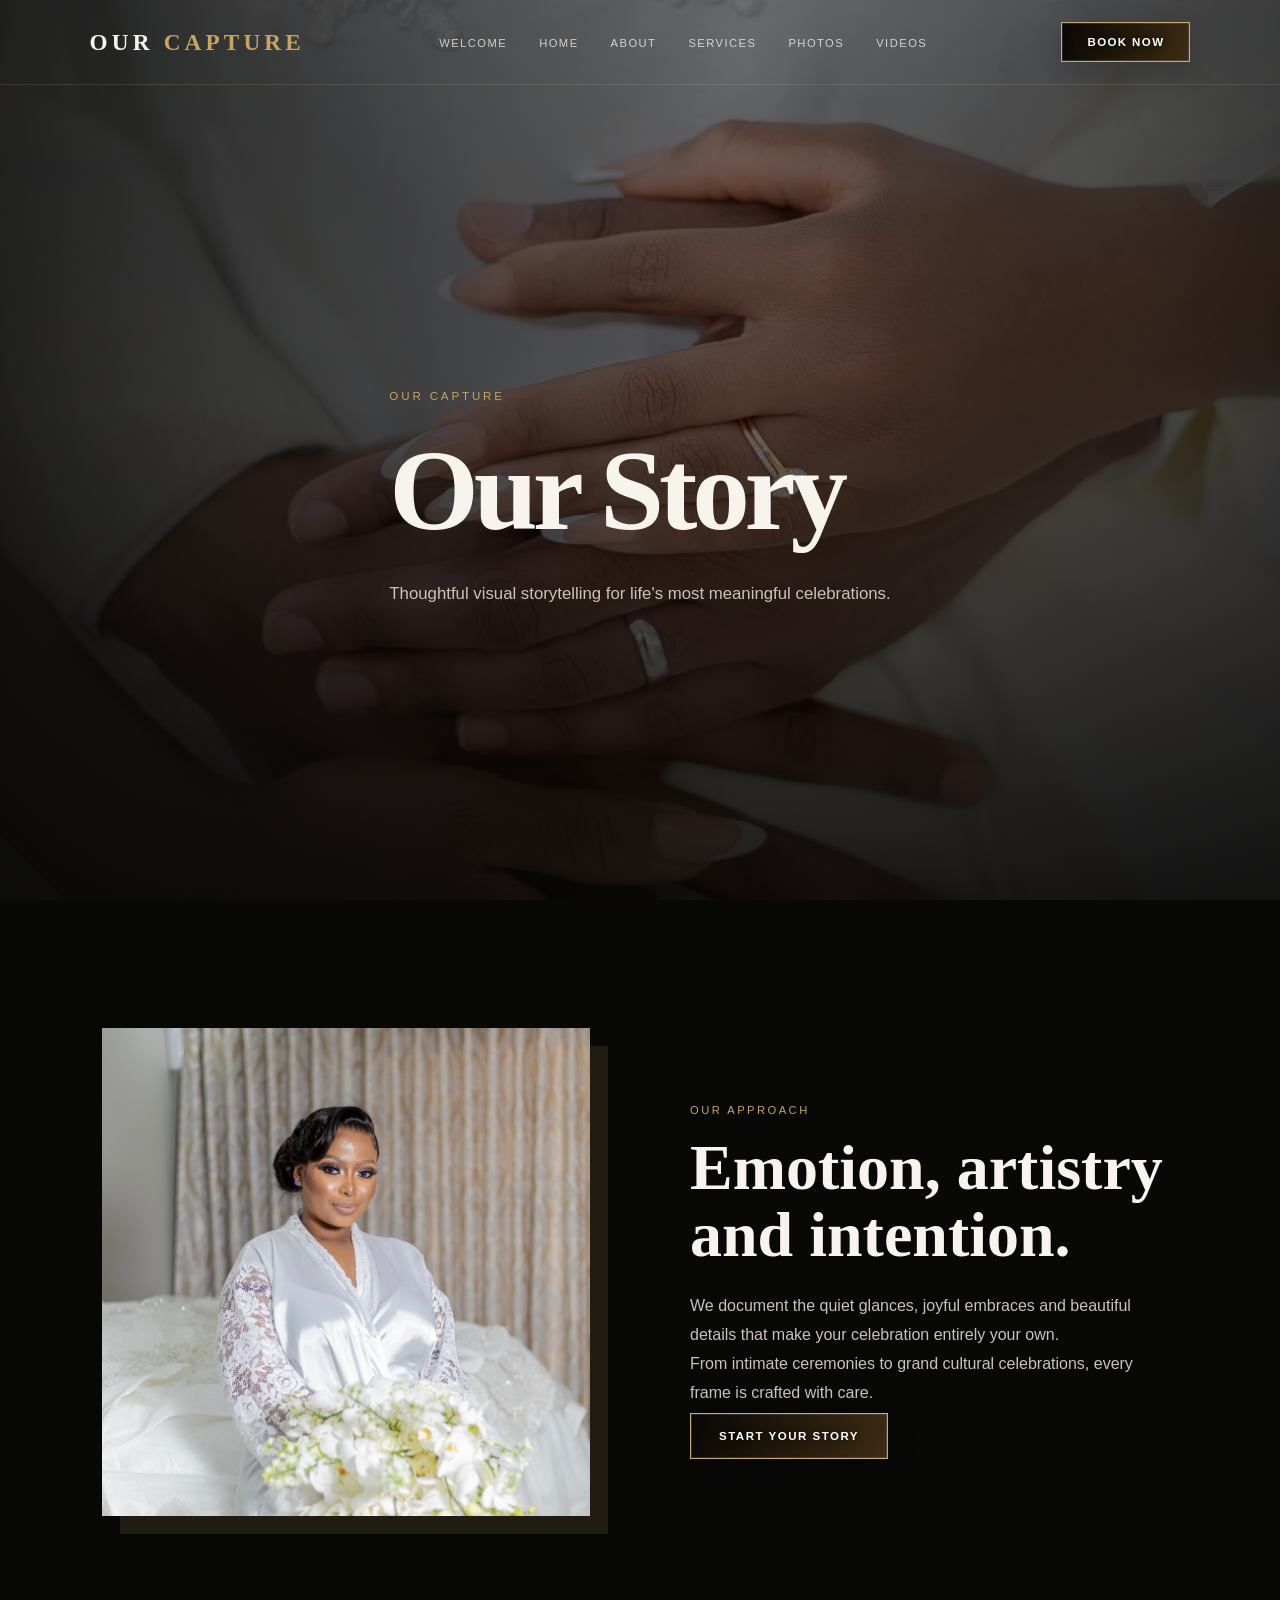
<file: about.html>
<!doctype html>
<html lang="en">
<head>
    <meta charset="utf-8">
    <meta name="viewport" content="width=device-width, initial-scale=1">
    <link rel="stylesheet" href="assets/css/style.css">
    <title>About | Our Capture</title>
</head>
<body class="inner-page about-page">
    <header class="header">
        <nav class="navbar">
            <a href="index.html" class="logo">OUR <span>CAPTURE</span></a>
            <ul class="nav-menu">
                <li><a href="welcome.html">Welcome</a></li>
                <li><a href="index.html">Home</a></li>
                <li><a href="about.html">About</a></li>
                <li><a href="services.html">Services</a></li>
                <li><a href="portfolio.html">Photos</a></li>
                <li><a href="films.html">Videos</a></li>
            </ul>
            <a href="contact.html" class="nav-btn">Book Now</a>
        </nav>
    </header>
    <main class="page-intro">
        <p>OUR CAPTURE</p>
        <h1>Our Story</h1>
        <span>Thoughtful visual storytelling for life's most meaningful celebrations.</span>
    </main>
    <section class="page-content split">
        <img loading="lazy" src="assets/images/white weddings/wdding-28.JPG" alt="Our Capture wedding photography">
        <div>
            <p class="eyebrow">OUR APPROACH</p>
            <h2>Emotion, artistry and intention.</h2>
            <p>We document the quiet glances, joyful embraces and beautiful details that make your celebration entirely your own.</p>
            <p>From intimate ceremonies to grand cultural celebrations, every frame is crafted with care.</p><br>
            <a class="primary-btn" href="contact.html">Start Your Story</a>
        </div>
    </section>
</body>
</html>
</file>
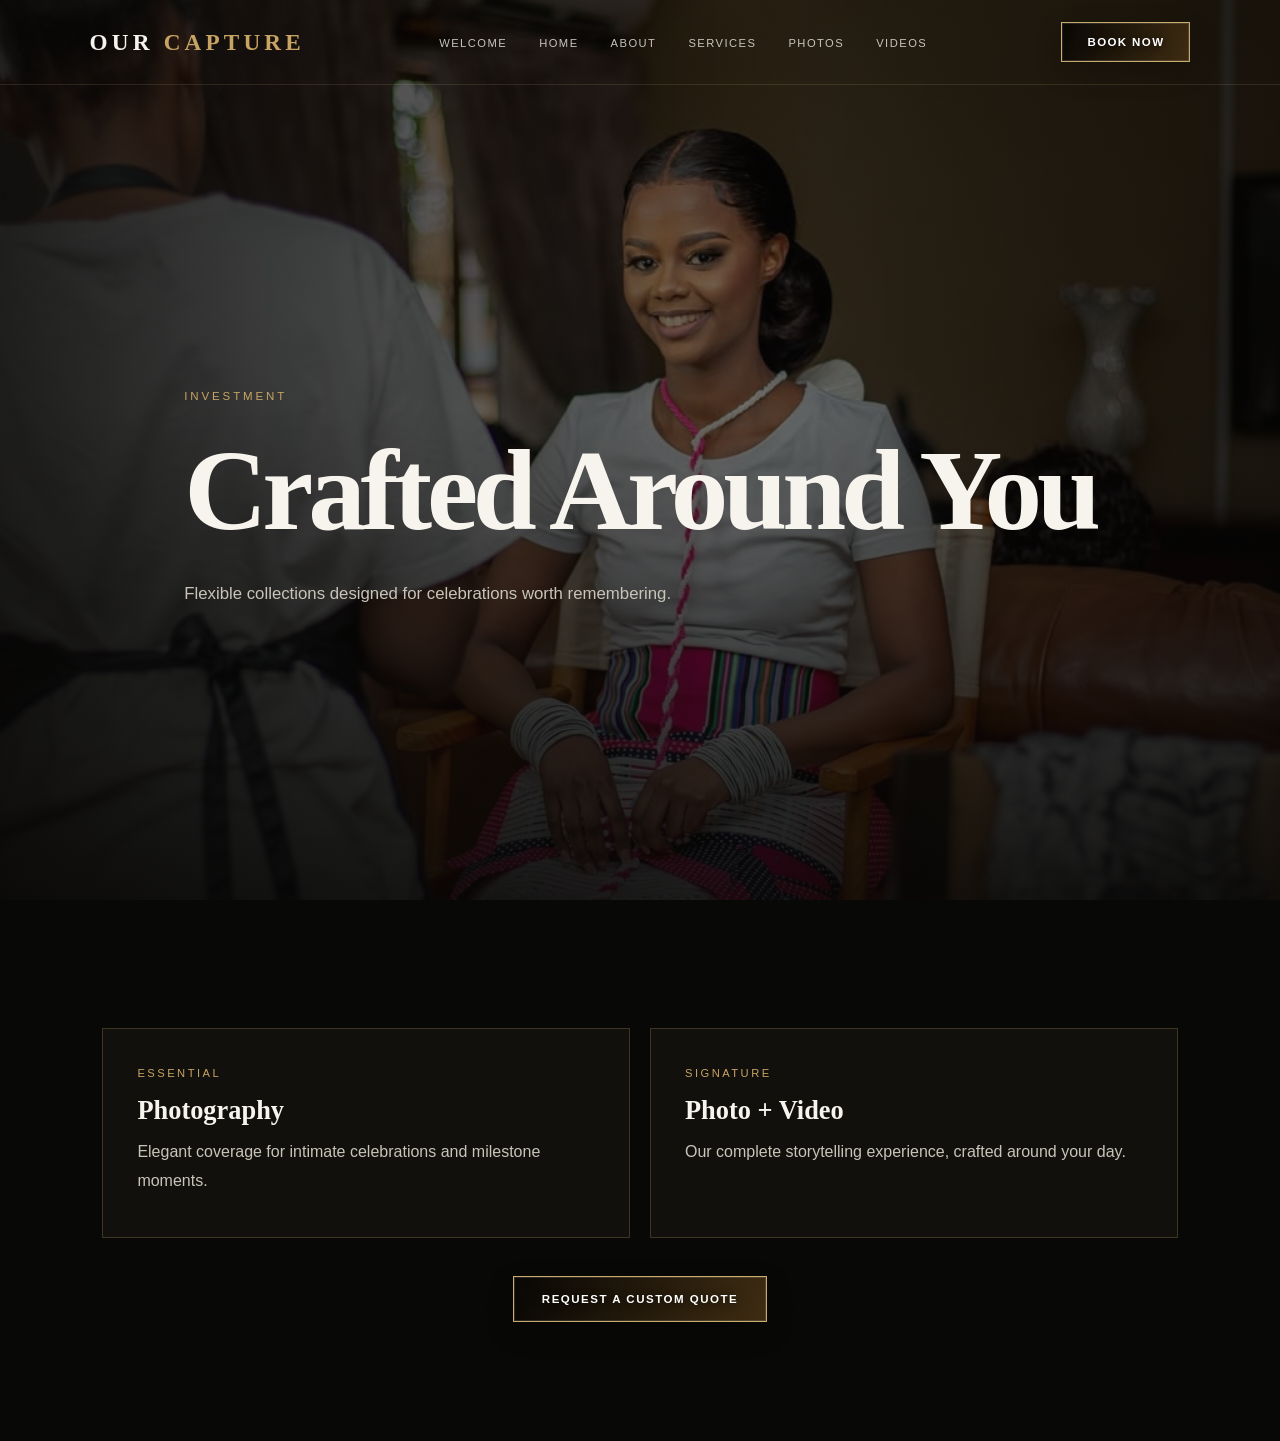
<file: pricing.html>
<!doctype html>
<html lang="en">
<head>
    <meta charset="utf-8">
    <meta name="viewport" content="width=device-width, initial-scale=1">
    <link rel="stylesheet" href="assets/css/style.css">
    <title>Pricing | Our Capture</title>
</head>
<body class="inner-page pricing-page">
    <header class="header">
        <nav class="navbar">
            <a href="index.html" class="logo">OUR <span>CAPTURE</span></a>
            <ul class="nav-menu">
                <li><a href="welcome.html">Welcome</a></li>
                <li><a href="index.html">Home</a></li>
                <li><a href="about.html">About</a></li>
                <li><a href="services.html">Services</a></li>
                <li><a href="portfolio.html">Photos</a></li>
                <li><a href="films.html">Videos</a></li>
                
            </ul>
            <a href="contact.html" class="nav-btn">Book Now</a>
        </nav>
    </header>
    <main class="page-intro">
        <p>INVESTMENT</p>
        <h1>Crafted Around You</h1>
        <span>Flexible collections designed for celebrations worth remembering.</span>
    </main>
    <section class="page-content">
        <div class="info-grid">
            <article class="pricing-card">
                <p class="eyebrow">ESSENTIAL</p>
                <h3>Photography</h3>
                <p>Elegant coverage for intimate celebrations and milestone moments.</p>
            </article>
            <article class="pricing-card">
                <p class="eyebrow">SIGNATURE</p>
                <h3>Photo + Video</h3>
                <p>Our complete storytelling experience, crafted around your day.</p>
            </article>
        </div>
        <p class="center">
            <a class="primary-btn" href="contact.html">Request a Custom Quote</a>
        </p>
    </section>
</body>
</html>
</file>
<file: assets/css/style.css>
/* ===========================
   RESET
=========================== */

*{
    margin:0;
    padding:0;
    box-sizing:border-box;
}

html{
    scroll-behavior:smooth;
}

body{
    font-family:'Montserrat',sans-serif;
    background:#050505;
    color:#fff;
    overflow-x:hidden;
}

/* ===========================
   NAVBAR
=========================== */

.navbar{

position:fixed;
top:0;
left:0;
width:100%;

display:flex;
justify-content:space-between;
align-items:center;

padding:25px 8%;

z-index:1000;

background:rgba(0,0,0,.35);

backdrop-filter:blur(18px);

transition:.4s;

}

.logo{

font-size:28px;

font-family:'Playfair Display',serif;

font-weight:700;

letter-spacing:2px;

color:#D4AF37;

}

.nav-links{

display:flex;

list-style:none;

gap:35px;

}

.nav-links a{

color:white;

text-decoration:none;

font-size:14px;

font-weight:500;

transition:.3s;

}

.nav-links a:hover{

color:#D4AF37;

}

.book-btn{

padding:14px 28px;

background:#D4AF37;

color:#000;

font-weight:700;

text-decoration:none;

border-radius:40px;

transition:.3s;

}

.book-btn:hover{

transform:translateY(-3px);

}

/* ===========================
   HERO
=========================== */

.hero{

position:relative;

width:100%;

height:100vh;

display:flex;

justify-content:center;

align-items:center;

overflow:hidden;

}

.hero-video{

position:absolute;

top:0;
left:0;

width:100%;
height:100%;

object-fit:cover;

animation:zoomVideo 18s ease-in-out infinite alternate;

z-index:-2;

}

.overlay{

position:absolute;

top:0;
left:0;

width:100%;
height:100%;

background:linear-gradient(

180deg,

rgba(0,0,0,.65),

rgba(0,0,0,.35),

rgba(0,0,0,.80)

);

z-index:-1;

}

.hero-content{

text-align:center;

width:90%;

max-width:900px;

}

.hero-content h3,
.hero-content h4{

font-size:18px;

font-weight:500;

letter-spacing:5px;

text-transform:uppercase;

color:#D4AF37;

margin-bottom:20px;

}

.hero-content h1{

font-family:'Playfair Display',serif;

font-size:clamp(3rem,8vw,6.5rem);

line-height:1.05;

margin-bottom:25px;

}

.hero-content p{

font-size:20px;

font-weight:300;

line-height:1.8;

color:#ddd;

margin-bottom:45px;

}

.hero-buttons{

display:flex;

justify-content:center;

gap:20px;

flex-wrap:wrap;

}

.primary-btn{

padding:18px 42px;

background:#D4AF37;

color:#000;

font-weight:700;

text-decoration:none;

border-radius:50px;

transition:.3s;

}

.primary-btn:hover{

transform:translateY(-5px);

box-shadow:0 15px 40px rgba(212,175,55,.4);

}

.secondary-btn{

padding:18px 42px;

border:1px solid rgba(255,255,255,.4);

border-radius:50px;

text-decoration:none;

color:white;

transition:.3s;

}

.secondary-btn:hover{

background:white;

color:black;

}

/* ===========================
   VIDEO ZOOM
=========================== */

@keyframes zoomVideo{

from{

transform:scale(1);

}

to{

transform:scale(1.08);

}

}

/* ===========================
   RESPONSIVE
=========================== */

@media(max-width:900px){

.nav-links{

display:none;

}

.book-btn{

display:none;

}

.hero-content h1{

font-size:3.2rem;

}

.hero-content p{

font-size:17px;

}

}

@media(max-width:600px){

.hero-buttons{

flex-direction:column;

}

.primary-btn,
.secondary-btn{

width:100%;

text-align:center;

}

}
/* ===========================
ABOUT
=========================== */

.about{

padding:120px 8%;

display:grid;

grid-template-columns:1fr 1fr;

gap:80px;

align-items:center;

background:#080808;

}

.about-image{

overflow:hidden;

border-radius:25px;

}

.about-image img{

width:100%;

display:block;

transition:1s;

}

.about-image:hover img{

transform:scale(1.08);

}

.about-content span{

color:#D4AF37;

letter-spacing:4px;

font-size:14px;

font-weight:600;

}

.about-content h2{

font-family:'Playfair Display',serif;

font-size:3rem;

margin:20px 0;

line-height:1.2;

}

.about-content p{

font-size:17px;

line-height:1.9;

color:#cccccc;

margin-bottom:20px;

}

.features{

display:grid;

grid-template-columns:1fr 1fr;

gap:18px;

margin:40px 0;

}

.features div{

background:#111;

padding:18px;

border-radius:12px;

transition:.3s;

}

.features div:hover{

background:#D4AF37;

color:black;

transform:translateY(-5px);

}

@media(max-width:900px){

.about{

grid-template-columns:1fr;

}

.features{

grid-template-columns:1fr;

}

.about-content h2{

font-size:2.3rem;

}

}
/* ===========================
SERVICES
=========================== */

.services{

padding:120px 8%;

background:#050505;

}

.section-heading{

text-align:center;

max-width:750px;

margin:auto auto 70px;

}

.section-heading span{

color:#D4AF37;

letter-spacing:4px;

font-size:14px;

font-weight:600;

}

.section-heading h2{

font-family:'Playfair Display',serif;

font-size:3rem;

margin:20px 0;

}

.section-heading p{

color:#bdbdbd;

line-height:1.8;

}

.services-grid{

display:grid;

grid-template-columns:repeat(auto-fit,minmax(300px,1fr));

gap:30px;

}

.service-card{

background:#111;

padding:45px 35px;

border-radius:25px;

text-align:center;

transition:.4s;

border:1px solid rgba(212,175,55,.1);

}

.service-card:hover{

transform:translateY(-12px);

border-color:#D4AF37;

box-shadow:0 20px 60px rgba(212,175,55,.15);

}

.service-icon{

font-size:50px;

margin-bottom:25px;

}

.service-card h3{

font-family:'Playfair Display',serif;

font-size:28px;

margin-bottom:18px;

}

.service-card p{

color:#cccccc;

line-height:1.8;

}
/* ===========================
PORTFOLIO
=========================== */

.portfolio{

padding:120px 8%;

background:#080808;

}

.gallery{

display:grid;

grid-template-columns:repeat(auto-fit,minmax(320px,1fr));

gap:25px;

}

.gallery-item{

position:relative;

overflow:hidden;

border-radius:25px;

cursor:pointer;

height:420px;

}

.gallery-item img{

width:100%;

height:100%;

object-fit:cover;

transition:1s;

}

.gallery-item:hover img{

transform:scale(1.12);

}

.gallery-overlay{

position:absolute;

left:0;

bottom:0;

width:100%;

padding:35px;

background:linear-gradient(

transparent,

rgba(0,0,0,.95)

);

transform:translateY(100%);

transition:.5s;

}

.gallery-item:hover .gallery-overlay{

transform:translateY(0);

}

.gallery-overlay h3{

font-family:'Playfair Display',serif;

font-size:30px;

margin-bottom:8px;

}

.gallery-overlay p{

color:#D4AF37;

letter-spacing:2px;

font-size:14px;

}

.highlight-services{
    background:#D4AF37;
    color:#000;
    text-align:center;
    padding:25px 10%;
}

.highlight-services h2{
    font-family:'Playfair Display',serif;
    font-size:2rem;
    margin-bottom:10px;
}

.highlight-services p{
    font-size:16px;
    font-weight:600;
    letter-spacing:1px;
}

.header{
    position:fixed;
    top:0;
    left:0;
    width:100%;
    padding:30px 8%;
    z-index:9999;
    transition:.4s;
}

.header.scrolled,
.navbar.scrolled{
    background:rgba(0,0,0,.92);
    backdrop-filter:blur(20px);
    box-shadow:0 10px 30px rgba(0,0,0,.4);
}

.navbar{
    position:static;
    width:auto;
    padding:0;
    z-index:auto;
    background:transparent;
    backdrop-filter:none;
    display:flex;
    justify-content:space-between;
    align-items:center;
}

.logo{
    font-family:'Playfair Display',serif;
    font-size:2rem;
    font-weight:700;
    letter-spacing:3px;
    color:white;
    text-decoration:none;
}

.logo span{
    color:#D4AF37;
}

.nav-menu{
    display:flex;
    gap:40px;
    list-style:none;
}

.nav-menu a{
    color:white;
    text-decoration:none;
    font-size:15px;
    transition:.3s;
    position:relative;
}

.nav-menu a::after{
    content:"";
    position:absolute;
    left:0;
    bottom:-8px;
    width:0;
    height:2px;
    background:#D4AF37;
    transition:.4s;
}

.nav-menu a:hover::after{
    width:100%;
}

.nav-btn{
    padding:15px 35px;
    border-radius:40px;
    background:#D4AF37;
    text-decoration:none;
    color:black;
    font-weight:700;
    transition:.4s;
}

.nav-btn:hover{
    transform:translateY(-4px);
    box-shadow:0 15px 40px rgba(212,175,55,.4);
}

.stats{
    padding:80px 8%;
    display:grid;
    grid-template-columns:repeat(4,1fr);
    background:#090909;
    text-align:center;
}

.stat h2{
    font-size:4rem;
    color:#D4AF37;
    font-family:'Playfair Display',serif;
}

.stat p{
    margin-top:15px;
    letter-spacing:2px;
    text-transform:uppercase;
    font-size:13px;
}

.booth,
.films,
.testimonials,
.booking,
.instagram{
    padding:120px 8%;
    background:#050505;
}

.booth-container,
.testimonial-grid{
    display:grid;
    grid-template-columns:repeat(auto-fit,minmax(280px,1fr));
    gap:30px;
    margin-top:60px;
}

.booth-card,
.testimonial{
    background:#111;
    padding:40px;
    border-radius:20px;
    transition:.4s;
    border:1px solid rgba(212,175,55,.2);
}

.booth-card:hover,
.testimonial:hover{
    transform:translateY(-10px);
    border-color:#D4AF37;
}

.booking form{
    display:grid;
    gap:20px;
    max-width:700px;
    margin:auto;
}

.booking input,
.booking textarea,
.booking select{
    padding:18px;
    background:#111;
    border:1px solid #333;
    color:#fff;
    border-radius:10px;
}

.booking button{
    padding:18px;
    background:#D4AF37;
    border:none;
    font-weight:bold;
    cursor:pointer;
    border-radius:50px;
}

.instagram{
    text-align:center;
}

.instagram a{
    display:inline-block;
    margin-top:20px;
    padding:15px 35px;
    background:#D4AF37;
    color:#000;
    text-decoration:none;
    border-radius:50px;
    font-weight:bold;
}

footer{
    background:#000;
    padding:60px 8%;
    text-align:center;
}

.footer-logo{
    font-size:2rem;
    font-family:'Playfair Display',serif;
    margin-bottom:20px;
}

.footer-logo span{
    color:#D4AF37;
}

.footer-links{
    margin:30px 0;
    display:flex;
    justify-content:center;
    gap:30px;
    flex-wrap:wrap;
}

.footer-links a{
    color:white;
    text-decoration:none;
}

.whatsapp{
    position:fixed;
    bottom:30px;
    right:30px;
    width:65px;
    height:65px;
    border-radius:50%;
    background:#25D366;
    display:flex;
    justify-content:center;
    align-items:center;
    font-size:32px;
    text-decoration:none;
    color:white;
    box-shadow:0 10px 30px rgba(0,0,0,.3);
    z-index:9999;
    transition:.3s;
}

.whatsapp:hover{
    transform:scale(1.1);
}

/* Refined luxury visual system */
:root{--ink:#080807;--surface:#12110e;--gold:#c8a463;--gold-light:#f0d9a2;--muted:#c9c4b8;}
body{background:var(--ink);color:#f7f4ee;}
.header{padding:22px 7%;border-bottom:1px solid rgba(240,217,162,.12);}
.header.scrolled{background:rgba(8,8,7,.9);box-shadow:0 14px 45px rgba(0,0,0,.28);}
.navbar{max-width:1440px;margin:0 auto;}
.logo{font-size:1.45rem;letter-spacing:.18em;color:#f7f4ee;}
.logo span{color:var(--gold);}
.nav-menu{gap:clamp(16px,2.5vw,38px);}
.nav-menu a{font-size:.7rem;letter-spacing:.13em;text-transform:uppercase;color:rgba(247,244,238,.78);}
.nav-btn{padding:13px 25px;background:transparent;border:1px solid var(--gold);border-radius:0;color:var(--gold-light);font-size:.72rem;letter-spacing:.12em;text-transform:uppercase;}
.nav-btn:hover{background:var(--gold);color:var(--ink);box-shadow:none;}
.hero{min-height:780px;height:100svh;isolation:isolate;background:#0b0906 center/cover no-repeat url("../images/white weddings/wedding-30.jpg");}
.hero::after{content:"";position:absolute;inset:0;z-index:-1;background:radial-gradient(circle at 50% 35%,transparent 0,rgba(0,0,0,.18) 38%,rgba(0,0,0,.8) 100%);}
.hero-content{max-width:1000px;padding-top:80px;}
.hero-content h3,.hero-content h4{font-size:.73rem;letter-spacing:.28em;color:var(--gold-light);}
.hero-content h1{font-weight:600;letter-spacing:-.035em;text-shadow:0 8px 28px rgba(0,0,0,.35);}
.hero-content p{max-width:650px;margin-left:auto;margin-right:auto;font-size:1rem;color:rgba(247,244,238,.82);}
.primary-btn,.secondary-btn{border-radius:0;padding:16px 28px;font-size:.72rem;letter-spacing:.13em;text-transform:uppercase;}
.primary-btn{background:var(--gold);}
.secondary-btn{border-color:rgba(247,244,238,.7);}
.about{padding:clamp(90px,12vw,170px) 8%;gap:clamp(40px,8vw,120px);background:linear-gradient(135deg,#0d0c0a 0%,#12100c 100%);}
.about-image{border-radius:0;box-shadow:22px 22px 0 rgba(200,164,99,.14);}
.about-image img{filter:saturate(.82) contrast(1.06);}
.about-content span,.section-heading span{color:var(--gold);font-size:.7rem;letter-spacing:.24em;}
.about-content h2,.section-heading h2{font-weight:600;letter-spacing:-.025em;}
.about-content p{color:var(--muted);}
.features{gap:10px 22px;}
.features div{background:transparent;border-left:1px solid var(--gold);border-radius:0;padding:8px 12px;color:var(--muted);}
.features div:hover{background:rgba(200,164,99,.1);transform:none;}
@media (max-width:900px){.header{padding:18px 5%;}.nav-menu{display:none;}.nav-btn{padding:11px 16px;}.about{grid-template-columns:1fr;}.hero-content h1{font-size:clamp(3.25rem,13vw,5.5rem);}.hero-content p{font-size:.95rem;}.about-image{max-width:620px;}}
@media (max-width:520px){.logo{font-size:1.1rem;}.nav-btn{font-size:.62rem;}.hero-buttons{gap:12px;}.primary-btn,.secondary-btn{width:auto;padding:14px 18px;font-size:.63rem;}.about{padding:80px 7%;}.features{grid-template-columns:1fr;}}
.page-intro{min-height:100svh;padding:180px 8% 80px;display:grid;place-content:center;gap:22px;background:radial-gradient(circle at 72% 20%,rgba(200,164,99,.18),transparent 32%),#0b0a08;}
.page-intro p{color:var(--gold);font-size:.72rem;letter-spacing:.25em;}.page-intro h1{font-family:'Playfair Display',serif;font-size:clamp(3.5rem,9vw,7.5rem);font-weight:600;letter-spacing:-.045em;}.page-intro span{max-width:620px;color:var(--muted);font-size:1.05rem;line-height:1.8;}.page-intro .primary-btn{width:max-content;margin-top:12px;}
.page-content{max-width:1280px;margin:0 auto;padding:clamp(80px,10vw,140px) 8%;}.page-content h2{font-family:'Playfair Display',serif;font-size:clamp(2.4rem,5vw,4.5rem);font-weight:600;line-height:1.05;margin:14px 0 24px;}.page-content p{color:var(--muted);line-height:1.8;}.eyebrow{color:var(--gold)!important;font-size:.7rem;letter-spacing:.22em;text-transform:uppercase;}.split,.film-feature,.contact-panel{display:grid;grid-template-columns:1fr 1fr;gap:clamp(38px,8vw,100px);align-items:center;}.split img,.film-feature video{width:100%;min-height:420px;object-fit:cover;box-shadow:18px 18px 0 rgba(200,164,99,.13);}.info-grid{display:grid;grid-template-columns:repeat(auto-fit,minmax(260px,1fr));gap:20px;}.offer-card,.pricing-card{border:1px solid rgba(200,164,99,.25);padding:34px;background:#11100d;min-height:210px;}.offer-card h3,.pricing-card h3{font-family:'Playfair Display',serif;font-size:1.65rem;margin:12px 0;}.featured{background:linear-gradient(145deg,rgba(200,164,99,.2),#11100d);border-color:var(--gold);}.portfolio-grid{display:grid;grid-template-columns:repeat(2,1fr);gap:22px;}.portfolio-grid img{width:100%;height:480px;object-fit:cover;filter:saturate(.8);}.portfolio-note{display:grid;place-content:center;padding:50px;background:#12100c;}.center{text-align:center;margin-top:46px;}.contact-actions{display:grid;gap:15px;justify-items:start;}.text-link{color:var(--gold-light);text-decoration:none;letter-spacing:.04em;}@media(max-width:800px){.split,.film-feature,.contact-panel,.info-grid,.portfolio-grid{grid-template-columns:1fr;}.portfolio-grid img{height:360px;}.split img,.film-feature video{min-height:280px;}.page-content{padding-left:7%;padding-right:7%;}}
.instagram-feature{display:grid;grid-template-columns:minmax(0,1fr) minmax(360px,.9fr);gap:clamp(45px,8vw,110px);align-items:center;padding:clamp(85px,12vw,150px) 8%;background:linear-gradient(125deg,#15110a,#090806);}.instagram-feature h2{font-family:'Playfair Display',serif;font-size:clamp(2.5rem,5vw,4.8rem);font-weight:600;line-height:1.05;margin:14px 0 24px;}.instagram-feature p:not(.eyebrow){max-width:540px;color:var(--muted);line-height:1.8;margin-bottom:32px;}.instagram-images{display:grid;grid-template-columns:1fr 1fr;gap:14px;align-items:end;}.instagram-images img{width:100%;aspect-ratio:4/5;object-fit:cover;filter:saturate(.8) contrast(1.06);}.instagram-images img:last-child{transform:translateY(42px);border:10px solid #15110a;}@media(max-width:800px){.instagram-feature{grid-template-columns:1fr;padding:85px 7%;}.instagram-images{max-width:600px;}.instagram-images img:last-child{transform:translateY(20px);}}
.enquiry-form{display:grid;gap:16px;padding:clamp(24px,4vw,42px);background:#12100c;border:1px solid rgba(200,164,99,.28);}.enquiry-form label{display:grid;gap:8px;color:var(--gold-light);font-size:.7rem;letter-spacing:.14em;text-transform:uppercase;}.enquiry-form input,.enquiry-form select,.enquiry-form textarea{width:100%;padding:14px;border:1px solid rgba(255,255,255,.16);border-radius:0;background:#090806;color:#f7f4ee;font:inherit;letter-spacing:normal;text-transform:none;}.enquiry-form textarea{resize:vertical;}.enquiry-form input:focus,.enquiry-form select:focus,.enquiry-form textarea:focus{outline:1px solid var(--gold);border-color:var(--gold);}.enquiry-form button{border:0;cursor:pointer;text-align:center;}.enquiry-form button:disabled{cursor:wait;opacity:.7;}.form-status{min-height:1.5em;margin:0;color:var(--gold-light);font-size:.85rem;line-height:1.5;}.field-hint{color:var(--muted);font-size:.75rem;letter-spacing:normal;line-height:1.45;text-transform:none;}

.contact-instagram{display:inline-block;margin-top:24px;}.enquiry-form input[aria-invalid="true"]{border-color:#e78f8f;outline-color:#e78f8f;}.email-feedback,.phone-feedback{color:#f1aaaa;min-height:1.45em;}

/* Photographic button treatment */
.primary-btn,.secondary-btn,.nav-btn,.book-btn,.enquiry-form button{
    position:relative;
    isolation:isolate;
    overflow:hidden;
    background-color:#161009;
    background-image:linear-gradient(110deg,rgba(7,6,4,.88),rgba(91,64,25,.58));
    background-size:cover;
    background-position:center;
    color:#fff;
    border:1px solid rgba(224,192,122,.88);
    box-shadow:inset 0 0 0 1px rgba(255,255,255,.12),0 10px 28px rgba(0,0,0,.2);
    text-shadow:0 1px 8px rgba(0,0,0,.8);
}
.primary-btn:hover,.secondary-btn:hover,.nav-btn:hover,.book-btn:hover,.enquiry-form button:hover{
    color:#fff;
    background-color:#161009;
    background-image:linear-gradient(110deg,rgba(7,6,4,.7),rgba(130,90,31,.58));
    transform:translateY(-3px);
    box-shadow:inset 0 0 0 1px rgba(255,255,255,.22),0 16px 34px rgba(0,0,0,.38);
}
.secondary-btn{background-image:linear-gradient(110deg,rgba(7,6,4,.84),rgba(51,35,15,.52));}
.secondary-btn:hover{background-image:linear-gradient(110deg,rgba(7,6,4,.62),rgba(130,90,31,.48));}

/* Welcome page */
.welcome-page{background:#090806;}
.welcome-hero{position:relative;display:grid;min-height:100svh;overflow:hidden;isolation:isolate;background:#090806;}
.welcome-hero::before{content:"";position:absolute;inset:-4%;z-index:-2;background:none;animation:none;}
.welcome-veil{position:absolute;inset:0;z-index:-1;background:linear-gradient(90deg,rgba(5,4,3,.86),rgba(5,4,3,.32) 66%,rgba(5,4,3,.55)),linear-gradient(0deg,rgba(5,4,3,.72),transparent 42%);}
.welcome-header{position:relative;z-index:1;display:flex;align-items:center;justify-content:space-between;align-self:start;padding:28px 8%;}
.welcome-content{align-self:center;max-width:850px;padding:80px 8% 110px;}
.welcome-content h1{max-width:760px;margin:18px 0 22px;font-family:'Playfair Display',serif;font-size:clamp(3.9rem,8.5vw,8rem);font-weight:600;line-height:.95;letter-spacing:-.055em;}
.welcome-copy{max-width:560px;color:rgba(247,244,238,.84);font-size:clamp(1rem,1.7vw,1.23rem);line-height:1.75;}
.welcome-actions{justify-content:flex-start;margin-top:38px;}
@keyframes welcome-drift{from{transform:scale(1.01)}to{transform:scale(1.09)}}
@media(max-width:700px){.welcome-header{padding:22px 7%;}.welcome-header .nav-btn{padding:11px 14px;font-size:.6rem;}.welcome-content{padding:100px 7% 125px;}.welcome-content h1{font-size:clamp(3.35rem,15vw,5.4rem);}.welcome-actions{align-items:stretch;}}
.welcome-hero{background:#090806;}.welcome-hero::before{background:none;animation:none;}.welcome-video{position:absolute;inset:0;z-index:-3;width:100%;height:100%;object-fit:cover;filter:saturate(.72) contrast(1.08) brightness(.72);}
.welcome-page{opacity:1;transition:opacity .26s ease,transform .26s ease;}.welcome-page.page-leaving{opacity:0;transform:scale(1.008);}
.photo-categories{display:grid;grid-template-columns:repeat(3,1fr);gap:22px;}.photo-category{min-height:540px;display:grid;grid-template-rows:58% 42%;background:#12100c;overflow:hidden;border:1px solid rgba(200,164,99,.2);}.photo-category img{width:100%;height:100%;object-fit:cover;filter:saturate(.82);transition:transform .5s ease;}.photo-category:hover img{transform:scale(1.05);}.photo-category>div{padding:30px;}.photo-category h2{font-size:clamp(1.9rem,3vw,2.7rem);margin:12px 0;}.photo-category p{color:var(--muted);line-height:1.7;}.photo-category-text{display:block;background:linear-gradient(145deg,rgba(200,164,99,.18),#12100c);}.photo-category-text>div{height:100%;display:grid;align-content:center;}.photo-category .primary-btn{width:max-content;margin-top:24px;}@media(max-width:900px){.photo-categories{grid-template-columns:1fr;}.photo-category{min-height:440px;grid-template-rows:55% 45%;}}
.photo-stack{display:grid;grid-template-columns:1.25fr .75fr;grid-template-rows:1fr 1fr;gap:4px;padding:0!important;overflow:hidden;}.photo-stack img:first-child{grid-row:1 / span 2;}.photo-stack img{min-height:0;}
.photo-category-text{display:grid;}.photo-category-text>div{height:auto;display:block;}

/* Premium page imagery and responsive media */
.inner-page .page-intro{
    position:relative;
    isolation:isolate;
    overflow:hidden;
    background:center/cover no-repeat var(--page-image);
}
.inner-page .page-intro::before{
    content:"";
    position:absolute;
    inset:0;
    z-index:-1;
    background:linear-gradient(90deg,rgba(7,6,5,.88),rgba(7,6,5,.52) 58%,rgba(7,6,5,.72)),linear-gradient(0deg,rgba(7,6,5,.78),transparent 55%);
}
.about-page{--page-image:url("../images/white weddings/wedding-01.jpg");}
.services-page{--page-image:url("../images/white weddings/wedding.jpg");}
.photos-page{--page-image:url("../images/white weddings/wedding-27.JPG");}
.videos-page{--page-image:url("../images/white weddings/wedding-40.jpg");}
.contact-page{--page-image:url("../images/white weddings/wedding-29.jpg");}
.pricing-page{--page-image:url("../images/traditional wedding/traditional5.jpg");}

.film-feature{padding-bottom:70px;}
.film-feature video,.video-grid video{
    display:block;
    width:100%;
    background:#050504;
    object-fit:cover;
}
.film-feature video{aspect-ratio:16 / 10;min-height:0;}
.video-collection{
    max-width:1280px;
    margin:0 auto;
    padding:30px 8% clamp(90px,12vw,150px);
}
.collection-heading{max-width:600px;margin-bottom:42px;}
.collection-heading h2{margin-top:12px;font-family:'Playfair Display',serif;font-size:clamp(2.5rem,5vw,4.5rem);font-weight:600;line-height:1.05;}
.video-grid{display:grid;grid-template-columns:repeat(2,minmax(0,1fr));gap:22px;}
.video-grid video{aspect-ratio:16 / 10;border:1px solid rgba(200,164,99,.24);box-shadow:16px 16px 0 rgba(200,164,99,.09);}

/* Use existing photographic assets in the button texture. */
.primary-btn,.nav-btn,.book-btn,.enquiry-form button{background-image:linear-gradient(110deg,rgba(7,6,4,.88),rgba(91,64,25,.58));}
.primary-btn:hover,.nav-btn:hover,.book-btn:hover,.enquiry-form button:hover{background-image:linear-gradient(110deg,rgba(7,6,4,.7),rgba(130,90,31,.58));}
.secondary-btn{background-image:linear-gradient(110deg,rgba(7,6,4,.84),rgba(51,35,15,.52));}
.secondary-btn:hover{background-image:linear-gradient(110deg,rgba(7,6,4,.62),rgba(130,90,31,.48));}
.nav-btn{background-image:linear-gradient(110deg,rgba(7,6,4,.88),rgba(91,64,25,.58));}
.nav-btn:hover{background-image:linear-gradient(110deg,rgba(7,6,4,.7),rgba(130,90,31,.58));}

@media(max-width:900px){
    .header{padding:15px 5%;}
    .navbar{flex-wrap:wrap;gap:12px;}
    .nav-menu{display:flex;order:3;width:100%;gap:22px;overflow-x:auto;padding:8px 0 2px;scrollbar-width:none;}
    .nav-menu::-webkit-scrollbar{display:none;}
    .nav-menu li{flex:0 0 auto;}
    .nav-menu a{font-size:.62rem;white-space:nowrap;}
    .page-intro{min-height:78svh;padding:180px 7% 72px;}
    .video-grid{grid-template-columns:1fr;gap:18px;}
    .video-collection{padding-left:7%;padding-right:7%;}
    .film-feature{padding-bottom:45px;}
}
@media(max-width:520px){
    .header{padding:13px 5%;}
    .navbar{gap:8px;}
    .nav-menu{gap:17px;margin-top:0;}
    .page-intro h1{font-size:clamp(3.1rem,15vw,4.6rem);}
    .page-intro span{font-size:.95rem;}
    .photo-category{min-height:420px;}
    .photo-category>div{padding:24px;}
    .video-grid video{box-shadow:9px 9px 0 rgba(200,164,99,.09);}
}

/* Editorial photo gallery */
.photo-editorial{display:grid;gap:clamp(24px,4vw,58px);}
.photo-editorial figure{margin:0;overflow:hidden;background:#12100c;}
.photo-editorial img{display:block;width:100%;height:100%;object-fit:cover;filter:saturate(.84) contrast(1.04);transition:transform .8s cubic-bezier(.2,.75,.25,1),filter .5s ease;}
.photo-editorial figure:hover img{transform:scale(1.045);filter:saturate(1) contrast(1.05);}
.photo-feature{display:grid;grid-template-columns:minmax(0,1.22fr) minmax(300px,.78fr);align-items:end;gap:clamp(28px,6vw,90px);}
.photo-feature-image{aspect-ratio:4 / 5;box-shadow:22px 22px 0 rgba(200,164,99,.14);}
.photo-feature-copy{padding:clamp(18px,3vw,40px) 0 clamp(18px,5vw,66px);}
.photo-number{display:block;margin:24px 0 10px;color:rgba(240,217,162,.45);font-family:'Playfair Display',serif;font-size:1.1rem;letter-spacing:.14em;}
.photo-editorial h2{max-width:630px;margin:0 0 22px;font-family:'Playfair Display',serif;font-size:clamp(2.5rem,5vw,5.1rem);font-weight:600;line-height:.98;letter-spacing:-.045em;}
.photo-editorial p:not(.eyebrow){max-width:480px;color:var(--muted);line-height:1.8;}
.white-wedding-pair{display:grid;grid-template-columns:1fr 1.32fr;gap:clamp(14px,2vw,28px);margin-left:auto;width:min(77%,900px);}
.white-wedding-pair figure:first-child{aspect-ratio:1 / 1.18;align-self:end;}
.white-wedding-pair figure:last-child{aspect-ratio:1 / 1.35;}
.photo-stories{display:grid;gap:clamp(70px,12vw,160px);padding-top:clamp(35px,8vw,100px);}
.photo-story{display:grid;align-items:center;gap:clamp(28px,6vw,90px);}
.traditional-story{grid-template-columns:minmax(0,1fr) minmax(300px,.8fr);}
.traditional-story figure{aspect-ratio:1.18 / 1;}
.event-story{grid-template-columns:minmax(260px,.95fr) minmax(180px,.62fr) minmax(220px,.8fr);align-items:end;}
.event-story>div{padding-bottom:clamp(10px,3vw,46px);}
.event-story figure:nth-of-type(1){aspect-ratio:1 / 1.28;}
.event-story figure:nth-of-type(2){aspect-ratio:1 / 1.48;transform:translateY(52px);box-shadow:16px 16px 0 rgba(200,164,99,.13);}
.event-story .primary-btn{display:inline-block;margin-top:26px;}
.collection-grid{display:grid;gap:clamp(10px,1.6vw,22px);}
.collection-grid figure{min-height:0;}
.white-collection{grid-template-columns:1.05fr .8fr 1.12fr .85fr;grid-template-rows:270px 270px;}
.white-collection figure:nth-child(1){grid-row:1 / span 2;}
.white-collection figure:nth-child(3){grid-row:1 / span 2;}
.white-collection figure:nth-child(5){grid-column:3 / span 2;}
.traditional-collection{grid-template-columns:1.15fr .85fr 1fr;}
.traditional-collection figure{aspect-ratio:1 / 1.25;}
.traditional-collection figure:nth-child(2){transform:translateY(42px);}
.event-collection{grid-template-columns:1fr .82fr 1.12fr;grid-template-rows:250px 250px;}
.event-collection figure:nth-child(1){grid-row:1 / span 2;}
.event-collection figure:nth-child(4){grid-row:1 / span 2;}
.event-collection figure:nth-child(5){grid-column:2 / span 2;}
.photo-media-grid{display:grid;grid-template-columns:repeat(4,minmax(0,1fr));gap:clamp(10px,1.6vw,22px);}
.photo-media-grid figure{aspect-ratio:4 / 5;}
.photo-media-grid figure:nth-child(3n + 2){aspect-ratio:1 / 1;}
.photo-media-grid figure:nth-child(4n){aspect-ratio:5 / 4;}
@media(max-width:800px){
    .photo-feature,.traditional-story{grid-template-columns:1fr;gap:28px;}
    .photo-feature-copy{padding:0;}
    .photo-feature-image{aspect-ratio:4 / 4.7;}
    .white-wedding-pair{width:100%;}
    .photo-stories{gap:85px;}
    .event-story{grid-template-columns:1fr 1fr;gap:14px;}
    .event-story>div{grid-column:1 / -1;padding-bottom:16px;}
    .event-story figure:nth-of-type(2){transform:translateY(26px);}
    .white-collection{grid-template-rows:210px 210px;}
    .traditional-collection figure:nth-child(2){transform:translateY(24px);}
    .event-collection{grid-template-rows:190px 190px;}
    .photo-media-grid{grid-template-columns:repeat(2,minmax(0,1fr));}
}
@media(max-width:520px){
    .photo-editorial{gap:28px;}
    .photo-editorial h2{font-size:clamp(2.45rem,12vw,3.7rem);}
    .white-wedding-pair{gap:10px;}
    .event-story{gap:10px;}
    .event-story figure:nth-of-type(2){box-shadow:9px 9px 0 rgba(200,164,99,.13);}
    .white-collection{grid-template-columns:1fr 1fr;grid-template-rows:190px 190px 190px;}
    .white-collection figure:nth-child(1){grid-row:1 / span 2;}
    .white-collection figure:nth-child(3){grid-row:auto;}
    .white-collection figure:nth-child(5){grid-column:auto;}
    .traditional-collection{grid-template-columns:1fr 1fr;}
    .traditional-collection figure:last-child{grid-column:1 / -1;aspect-ratio:1.5 / 1;}
    .event-collection{grid-template-columns:1fr 1fr;grid-template-rows:175px 175px 175px;}
    .event-collection figure:nth-child(1),.event-collection figure:nth-child(4){grid-row:auto;}
    .event-collection figure:nth-child(5){grid-column:auto;}
    .photo-media-grid{gap:10px;}
}

/* Smaller hero images keep mobile page backgrounds light and quick to paint. */
@media(max-width:700px){
    .hero{background-image:url("../images/mobile/wedding-11-mobile.jpg");}
    .hero-video{animation:none;object-position:center;}
    .about-page{--page-image:url("../images/white weddings/wedding-01.jpg");}
    .services-page{--page-image:url("../images/white weddings/wedding.jpg");}
    .photos-page{--page-image:url("../images/white weddings/wedding-27.JPG");}
    .videos-page{--page-image:url("../images/white weddings/wedding-40.jpg");}
    .contact-page{--page-image:url("../images/mobile/wedding-11-mobile.jpg");}
    .pricing-page{--page-image:url("../images/traditional wedding/traditional5.jpg");}
}
</file>
